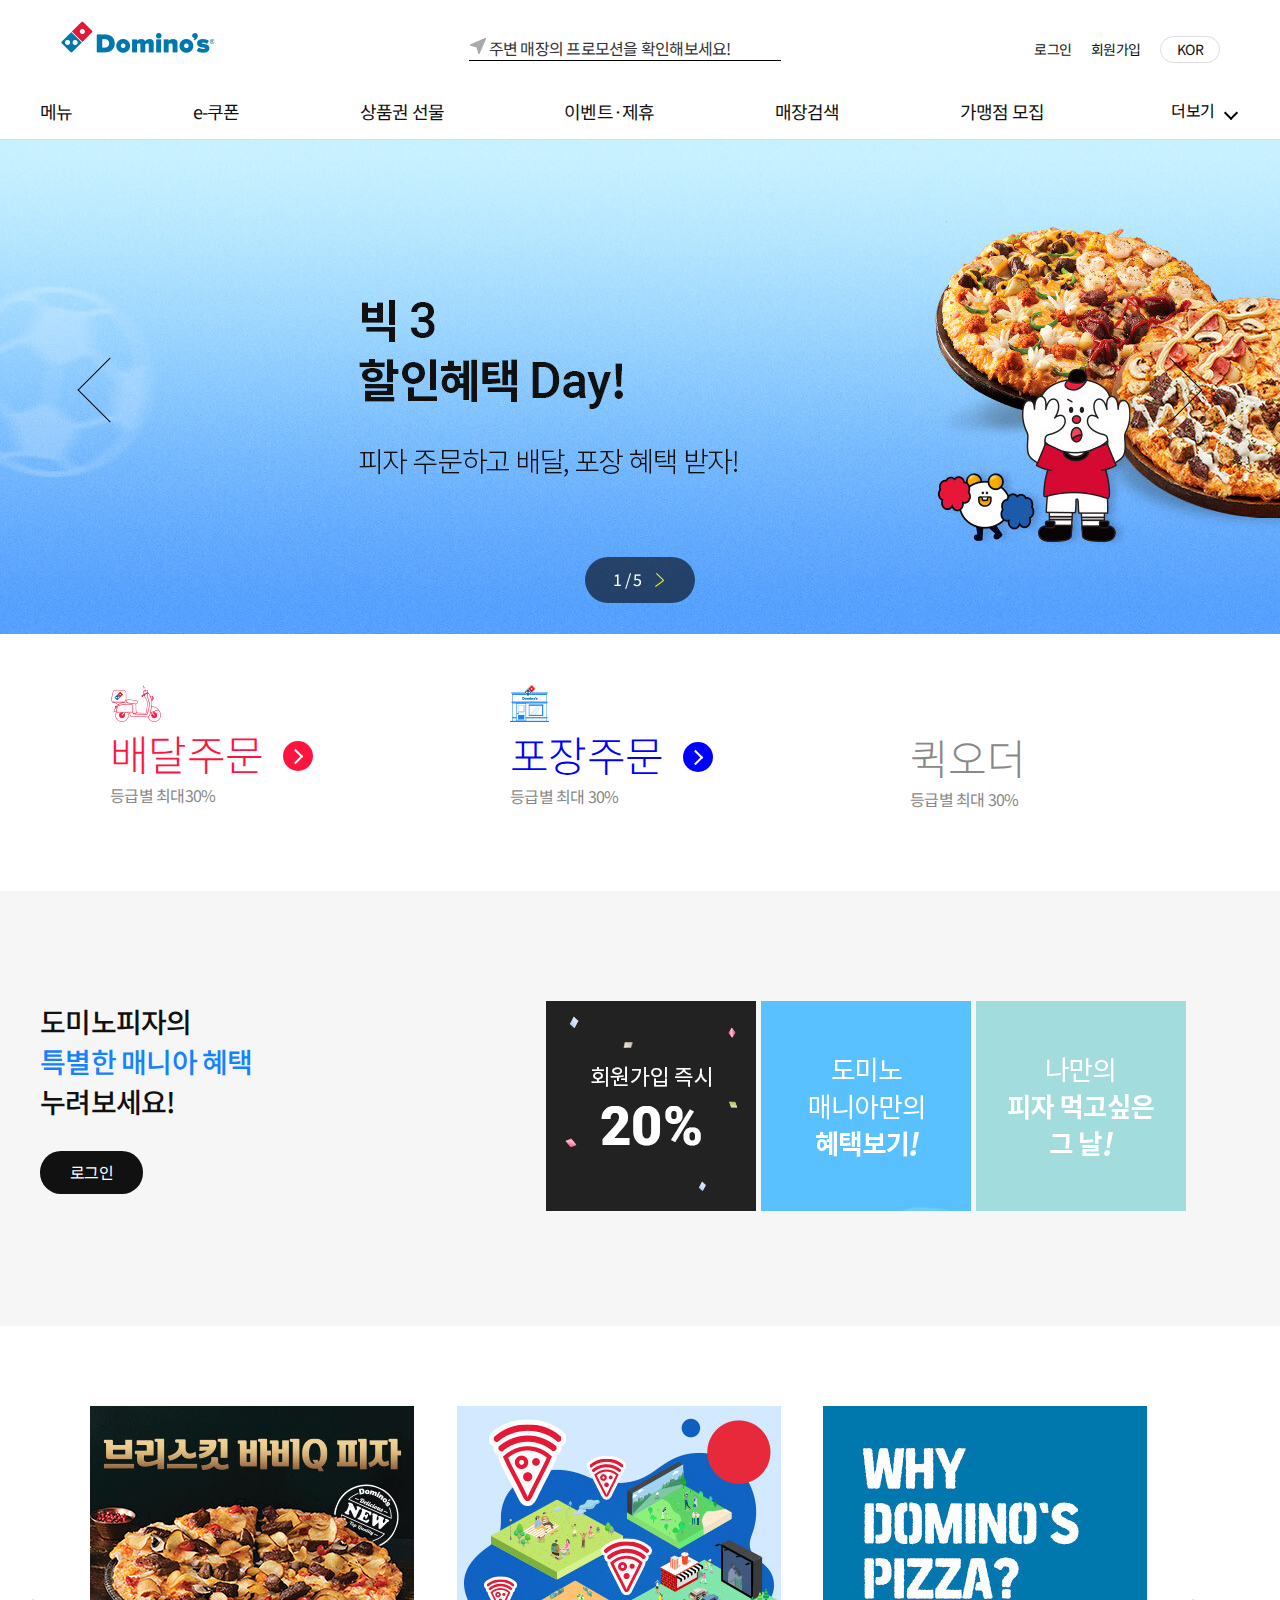
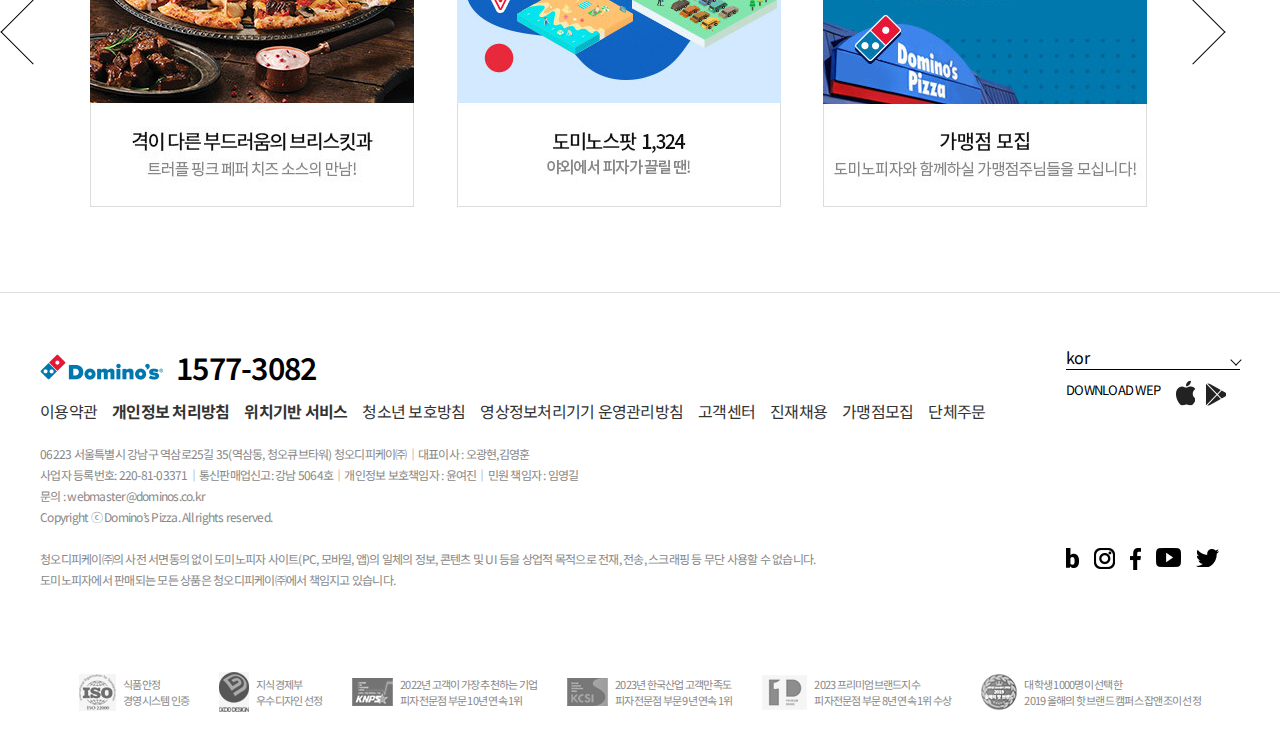
<file: index.html>
<!DOCTYPE html>
<html lang="kr">

<head>
    <meta charset="UTF-8">
    <meta name="viewport" content="width=device-width, initial-scale=1.0">
    <title>Document</title>
    <link rel="stylesheet" href="https://cdn.jsdelivr.net/npm/swiper@11/swiper-bundle.min.css" />
    <link rel="stylesheet" href="css/dominopizza.css">

</head>

<body>
    <header class="w100">
        <div class="header_wrap w1200">
            <h1><a class="common_img" href=""></a></h1>
            <div class="location"><a href=""><span class="arrow common_img"></span>주변 매장의 프로모션을 확인해보세요!</a></div>
            <ul>
                <li><a href="#">로그인</a></li>
                <li><a href="#">회원가입</a></li>
                <li><a class="lang" herf="#">KOR</a></li>
            </ul>
        </div>
    </header>
    <nav class="w100">
        <ul class="w1200">
            <li><a href="#">메뉴</a></li>
            <li><a href="#">e-쿠폰</a></li>
            <li><a href="#">상품권 선물</a></li>
            <li><a href="#">이벤트·제휴</a></li>
            <li><a href="#">매장검색</a></li>
            <li><a href="#">가맹점 모집</a></li>
            <li class="nav_more" onclick="opener()">더보기 <span id="spin"></span></li>
        </ul>
        <div class="w100 snb-wrap">
            <div class="w1200 inner_box">
                <div class="mnu_wrap">
                    <div class="mnu">
                        <a href="">도미노 서비스</a>
                        <ul>
                            <li>
                                <a href="">매니아 혜택</a>
                            </li>
                            <li>
                                <a href="">도미노 모멘트</a>
                            </li>
                            <li>
                                <a href="">퀵오더</a>
                            </li>
                            <li><a href="">단체주문 서비스</a>
                            </li>
                        </ul>
                    </div>
                    <div class="mnu">
                        <a href="">고객센터</a>
                        <ul>
                            <li>
                                <a href="">자주하는 질문</a>
                            </li>
                            <li>
                                <a href="">문의/칭찬하기</a>
                            </li>
                            <li>
                                <a href="">문의 내역/답변</a>
                            </li>
                        </ul>
                    </div>
                    <div class="mnu">
                        <a href="">회사소개</a>
                        <ul>
                            <li>
                                <a href="">한국도미노피자</a>
                            </li>
                            <li>
                                <a href="">광고갤러리</a>
                            </li>
                            <li>
                                <a href="">사회공헌활동</a>
                            </li>
                            <li>
                                <a href="">가맹점 모집</a>
                            </li>
                            <li>
                                <a href="">인재채용</a>
                            </li>
                        </ul>
                    </div>
                </div>
                <div class="notice-box">
                    <div>
                        <a href="">공지사항</a>
                        <ul>
                            <li><a href="">-도미노뉴스</a></li>
                            <li><a href="">-보도자료</a></li>
                        </ul>
                    </div>
                </div>
            </div>
        </div>
    </nav>
    <main class="w100">

        <section class="w100 slide_wrap">
            <!-- <div class="swiper mySwiper">
                <div class="swiper-wrapper">
                    <div class="swiper-slide">Slide 1</div>
                    <div class="swiper-slide">Slide 2</div>
                    <div class="swiper-slide">Slide 3</div>
                    <div class="swiper-slide">Slide 4</div>
                    <div class="swiper-slide">Slide 5</div>
                    <div class="swiper-slide">Slide 6</div>
                </div>
                <div class="swiper-button-next"></div>
                <div class="swiper-button-prev"></div>
                <div class="swiper-pagination"></div>
            </div> -->
            <div class="swiper mySwiper">
                <article class="swiper-wrapper">
                    <div class="swiper-slide"><img src="img/1asd.jpg" alt=""></div>
                    <div class="swiper-slide"><img src="img/2asd.jpg" alt=""></div>
                    <div class="swiper-slide"><img src="img/3asd.jpg" alt=""></div>
                    <div class="swiper-slide"><img src="img/4asd.jpg" alt=""></div>
                    <div class="swiper-slide"><img src="img/5asd.jpg" alt=""></div>
                </article>
                <div class="arrow_wrap">
                    <div class="ulp">
                        <div class="swiper-button-prev"></div>
                        <div class="swiper-button-next"></div>
                        <div class="swiper-pagination"></div>
                        <span class="stop-button">정지</span>
                    </div>
                </div>
            </div>
            <!-- <div class="page_wrap">
                    <div class="page">
                        <span>1</span>
                        /
                        <span>6</span>
                    </div>
                    <div class="play common_img"></div>
                </div> -->
            </div>
        </section>
        <section class="w1200 order_wrap">
            <article class="delivery">
                <div class="common_img"></div>
                <h2>배달주문<span></span></h2>
                <p>등급별 최대30%</p>
            </article>
            <article class="takeout">
                <div class="common_img"></div>
                <h2>포장주문<span></span></h2>
                <p>등급별 최대 30%</p>
            </article>
            <article class="quick">
                <div> <a href=""></a></div>
                <h2>퀵오더<span></span></h2>
                <p>등급별 최대 30%</p>
            </article>
        </section>
        <section class="w100 mania_wrap">
            <article class="w1200 mania">
                <div>
                    <h2>도미노피자의 <span>특별한 매니아 혜택</span> 누려보세요!</h2>
                    <div class="login">로그인</div>
                </div>
                <ul>
                    <li><a href=""><img src="img/main_card1.png" alt=""></a></li>
                    <li><a href=""><img src="img/main_card2.gif" alt=""></a></li>
                    <li><a href=""><img src="img/main_card5.png" alt=""></a></li>
                </ul>
            </article>
        </section>

        <section class="w1200 bnr_wrap">
            <div class="bnr_sw_top swiper btn_swiper">
                <article class="btn_sw_wrap swiper-wrapper">
                    <div class="swiper-slide">
                        <img src="img/c1.jpg" alt="">
                    </div>
                    <div class="swiper-slide">
                        <img src="img/c2.jpg" alt="">
                    </div>
                    <div class="swiper-slide">
                        <img src="img/c3.jpg" alt="">
                    </div>
                    <div class="swiper-slide">
                        <img src="img/c4.jpg" alt="">
                    </div>
                </article>
            </div>
                <article class="posi_r">
                    <div class="swiper-btn-prev"></div>
                    <div class="swiper-btn-next"></div>
                </article>
        </section>
    </main>
    <footer class="w100">
        <div class="w1200 f_top">
            <div>
                <div class="footer_order">
                    <h1><a class="common_img" href=""></a></h1>
                    <div class="tell">1577-3082</div>
                </div>
                <ul>
                    <li><a href="">이용약관</a></li>
                    <li><a class="strong" href="">개인정보 처리방침</a></li>
                    <li><a class="strong" href="">위치기반 서비스</a></li>
                    <li><a href="">청소년 보호방침</a></li>
                    <li><a href="">영상정보처리기기 운영관리방침</a></li>
                    <li><a href="">고객센터</a></li>
                    <li><a href="">진재채용</a></li>
                    <li><a href="">가맹점모집</a></li>
                    <li><a href="">단체주문</a></li>
                </ul>
                <div class="footer_info">
                    <p>06223 서울특별시 강남구 역삼로25길 35(역삼동, 청오큐브타워) 청오디피케이㈜｜대표이사 : 오광현,김영훈 <br />
                        사업자 등록번호: 220-81-03371｜통신판매업신고: 강남 5064호｜개인정보 보호책임자 : 윤여진｜민원 책임자 : 임영길<br />
                        문의 : webmaster@dominos.co.kr <br />
                        Copyright ⓒ Domino’s Pizza. All rights reserved.<br /></p>
                    <br>
                    <p>청오디피케이㈜의 사전 서면동의 없이 도미노피자 사이트(PC, 모바일, 앱)의 일체의 정보, 콘텐츠 및 UI 등을 상업적 목적으로 전재, 전송, 스크래핑 등 무단 사용할 수
                        없습니다. <br />
                        도미노피자에서 판매되는 모든 상품은 청오디피케이㈜에서 책임지고 있습니다.</p>
                </div>
            </div>
            <div class="footer_cont">
                <div>
                    <div class="langu">kor</div>
                    <div class="down">
                        <p>DOWNLOAD WEP</p>
                        <ul>
                            <li><a class="common_img apple" href=""></a></li>
                            <li><a class="common_img android" href=""></a></li>
                        </ul>
                    </div>
                </div>
                <ul>
                    <li><a class="common_img bl" href=""></a></li>
                    <li><a class="common_img in" href=""></a></li>
                    <li><a class="common_img fb" href=""></a></li>
                    <li><a class="common_img yt" href=""></a></li>
                    <li><a class="common_img tw" href=""></a></li>
                </ul>
            </div>
        </div>
        <div class="w100 f_bot">
            <ul>
                <li><img class="f1" src="img/f1.png" alt="">
                    <p>식품안정<br />경영시스템 인증</p>
                </li>
                <li><img class="f2" src="img/f2.png" alt="">
                    <p>지식경제부<br />우수디자인 선정</p>
                </li>
                <li><img class="f3" src="img/f3.png" alt="">
                    <p>2022년 고객이 가장 추천하는 기업<br />피자전문점 부문 10년 연속 1위</p>
                </li>
                <li><img class="f4" src="img/f4.png" alt="">
                    <p>2023년 한국산업 고객만족도<br>피자전문점 부문 9년 연속 1위</p>
                </li>
                <li><img class="f5" src="img/f5.png" alt="">
                    <p>2023 프리미엄브랜드지수<br />피자전문점 부문 8년 연속 1위 수상</p>
                </li>
                <li><img class="f6" src="img/f6.png" alt="">
                    <p>대학생 1000명이 선택한<br>2019 올해의 핫 브랜드 캠퍼스 잡앤조이 선정</p>
                </li>
            </ul>
        </div>
    </footer>

    <script src="js/index.js"></script>
    <script src="https://cdn.jsdelivr.net/npm/swiper@11/swiper-bundle.min.js"></script>
    <script>
        var swiper1 = new Swiper(".mySwiper", {
            slidesPerView: 1,
        
            loop: true,
            autoplay: {
                delay: 2500,
                disableOnInteraction: false,
            },
            pagination: {
                el: ".swiper-pagination",
                type: "fraction",
            },
            navigation: {
                nextEl: ".swiper-button-next",
                prevEl: ".swiper-button-prev",
            },
        });
        
        let pause = document.querySelector('.stop-button')
        pause.addEventListener('click',function(){
            if(pause.classList.contains('play')){
                pause.classList.remove('play');
                swiper1.autoplay.start();
            }else{
            pause.classList.add('play')
            swiper1.autoplay.stop();
        }
        })
        var swiper = new Swiper(".btn_swiper", {
            slidesPerView: 3,
            loop: true,
            navigation: {
                nextEl: ".swiper-btn-next",
                prevEl: ".swiper-btn-prev",
            },
        });
    </script>
</body>

</html>
</file>
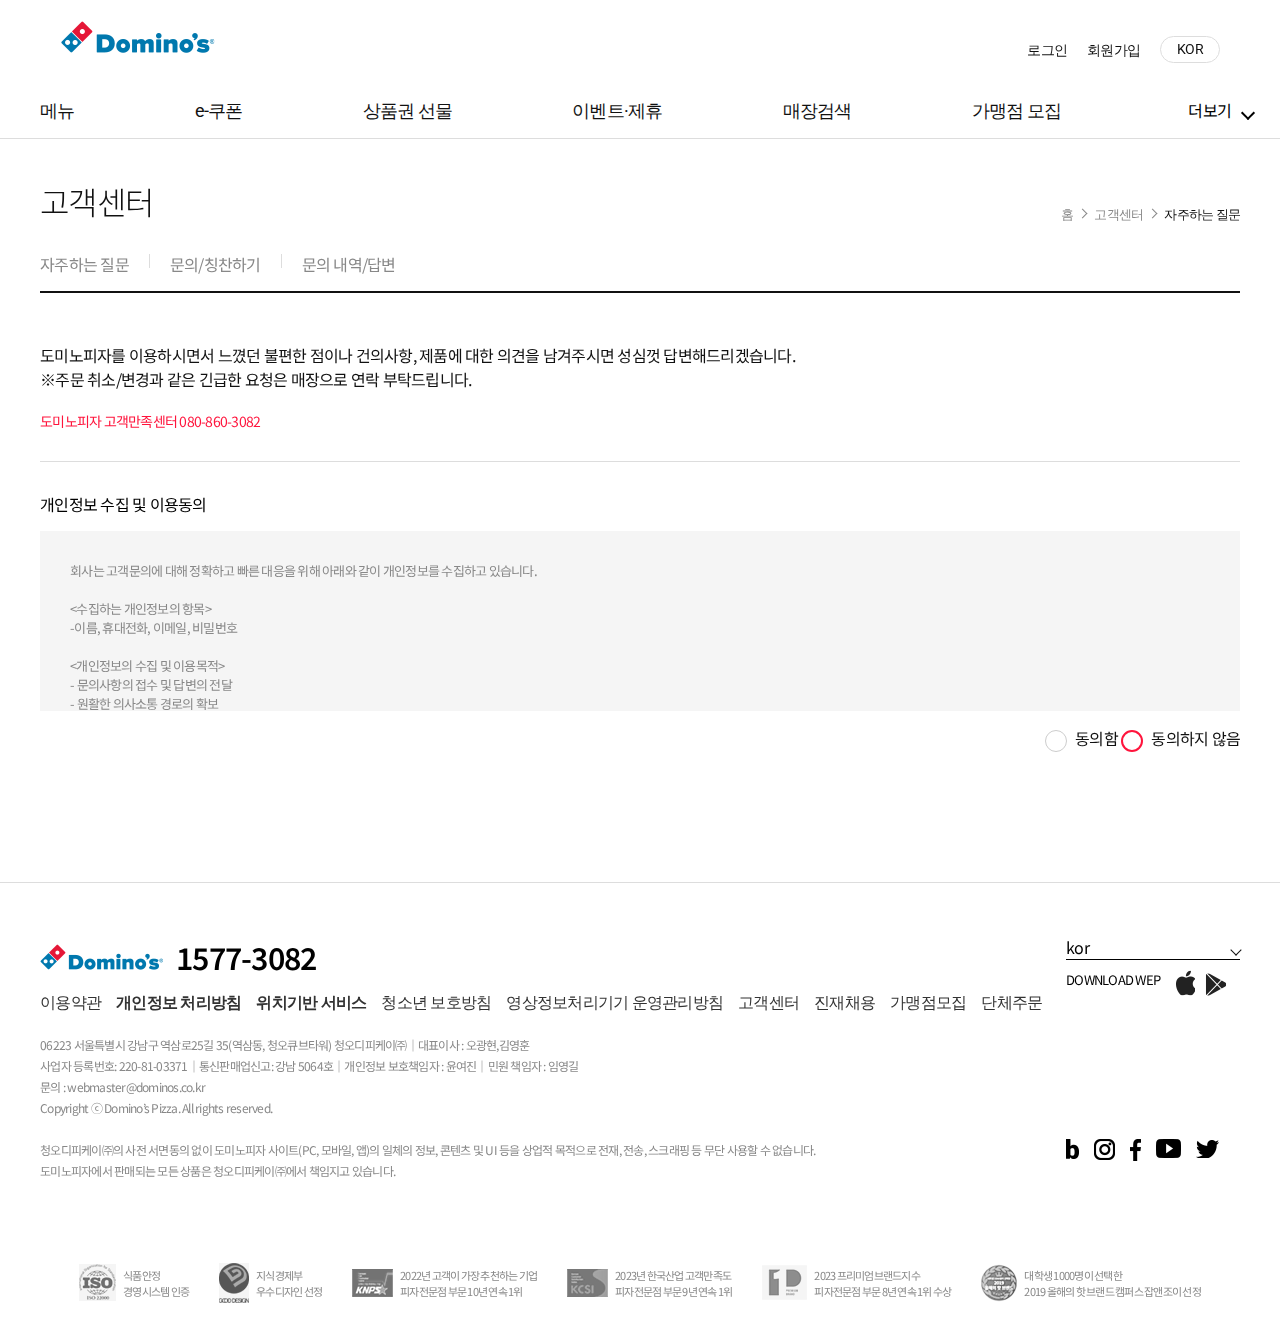
<file: dominoSub.html>
<!DOCTYPE html>
<html lang="kr">

<head>
    <meta charset="UTF-8">
    <meta name="viewport" content="width=device-width, initial-scale=1.0">
    <title>Document</title>
    <link rel="stylesheet" href="css/dominopizza.css">
    <link rel="stylesheet" href="css/dominoSub.css">
</head>

<body>
    <header class="w100">
        <div class="header_wrap w1200">
            <h1><a class="common_img" href=""></a></h1>
            <ul>
                <li><a href="#">로그인</a></li>
                <li><a href="#">회원가입</a></li>
                <li><a class="lang" herf="#">KOR</a></li>
            </ul>
        </div>
    </header>
    <nav class="w100">
        <ul class="w1200">
            <li><a href="#">메뉴</a></li>
            <li><a href="#">e-쿠폰</a></li>
            <li><a href="#">상품권 선물</a></li>
            <li><a href="#">이벤트·제휴</a></li>
            <li><a href="#">매장검색</a></li>
            <li><a href="#">가맹점 모집</a></li>
            <li class="nav_more" onclick="opener()">더보기 <span id="spin"></span></li>
        </ul>
        <div class="w100 snb-wrap">
            <div class="w1200 inner_box">
                <div class="mnu_wrap">
                    <div class="mnu">
                        <a href="">도미노 서비스</a>
                        <ul>
                            <li>
                                <a href="">매니아 혜택</a>
                            </li>
                            <li>
                                <a href="">도미노 모멘트</a>
                            </li>
                            <li>
                                <a href="">퀵오더</a>
                            </li>
                            <li><a href="">단체주문 서비스</a>
                            </li>
                        </ul>
                    </div>
                    <div class="mnu">
                        <a href="">고객센터</a>
                        <ul>
                            <li>
                                <a href="">자주하는 질문</a>
                            </li>
                            <li>
                                <a href="">문의/칭찬하기</a>
                            </li>
                            <li>
                                <a href="">문의 내역/답변</a>
                            </li>
                        </ul>
                    </div>
                    <div class="mnu">
                        <a href="">회사소개</a>
                        <ul>
                            <li>
                                <a href="">한국도미노피자</a>
                            </li>
                            <li>
                                <a href="">광고갤러리</a>
                            </li>
                            <li>
                                <a href="">사회공헌활동</a>
                            </li>
                            <li>
                                <a href="">가맹점 모집</a>
                            </li>
                            <li>
                                <a href="">인재채용</a>
                            </li>
                        </ul>
                    </div>
                </div>
                <div class="notice-box">
                    <div>
                        <a href="">공지사항</a>
                        <ul>
                            <li><a href="">-도미노뉴스</a></li>
                            <li><a href="">-보도자료</a></li>
                        </ul>
                    </div>
                </div>
            </div>
        </div>
    </nav>
    <main class="w100 custom_pd">
        <section class="w1200 acc_sec">
            <div class="acc_top flex">
                <h2>고객센터</h2>
                <ul class="acc_side flex">
                    <li><a href="">홈</a></li>
                    <li><a href="">고객센터</a></li>
                    <li><a>자주하는 질문</a></li>
                </ul>
            </div>
            <article>
                <div class="acc_nav_wrap">
                    <ul class="flex">
                        <li><span>자주하는 질문</span></li>
                        <li><span>문의/칭찬하기</span></li>
                        <li><span>문의 내역/답변</span></li>
                    </ul>
                </div>

                <div class="tap_contents">
                    <form>
                        <div class="tap">
                            <div class="acc_search_top">
                                <a href="">
                                    <p>
                                        도미노피자에 대한 궁금증을 바로 확인하실 수 있습니다.
                                    </p>
                                </a>
                                <p class="txt_faq">
                                    <a href="">도미노피자 고객만족센터 </a>
                                    <a href="">080-860-3082</a>
                                </p>
                                <div class="form_grup flex">
                                    <div class="form_item">
                                        <div class="select_type">
                                            <select name="" id="">
                                                <option value="title">제목</option>
                                                <option value="contents">내용</option>
                                                <option value="all">제목+내용</option>
                                            </select>
                                        </div>
                                    </div>
                                    <div class="form_item">
                                        <input type="text" id="ctgText" name="ctgText" placeholder="">
                                    </div>
                                    <div class="form_item">
                                        <button type="submit" class="btn_search" onclick="ctgSearch();">검색</button>
                                    </div>
                                </div>
                            </div>

                            <div class="tap_type">
                                <ul>
                                    <li><span class="lst_fap_start">피자 주문하기</span></li>
                                    <li><span class="lst_fap_start">주문확인</span></li>
                                    <li><span class="lst_fap_start">포장 주문</span></li>
                                    <li><span class="lst_fap_start">할인/쿠폰</span></li>
                                    <li><span class="lst_fap_start">상품권/도미노콘/선물</span></li>
                                    <li><span class="lst_fap_start">도미노페이/퀵오더</span></li>
                                    <li><span class="lst_fap_start">회원/로그인</span></li>
                                    <li><span class="lst_fap_start">기타</span></li>
                                </ul>
                            </div>
                            <div class="lst_faq_wrap">
                                <ul>
                                    <li>
                                        <dl>
                                            <dt class="qus">Apple Pay 적용가능한 할인이 있나요?</dt>
                                            <div class="asw_h">
                                                <dd class="asw">
                                                    Apple Pay 결제수단 이용 시, 카드사 제휴할인 이용이 불가합니다.
                                                    <br>
                                                    애플페이의 서비스 정책 상 할부와 카드사 포인트 복합결제는 불가한 것으로 안내드립니다.
                                                    <br>
                                                    카드사 포인트 복합결제는 결제수단을 변경해주세요.
                                                </dd>
                                            </div>
                                        </dl>
                                    </li>
                                </ul>
                                <ul>
                                    <li>
                                        <dl>
                                            <dt class="qus">Apple Pay 지원기기인데 온라인 결제가 안돼요.</dt>
                                            <div class="asw_h">
                                                <dd class="asw">
                                                    iOS16 이상이라면 Safari, Chrome, NEVER APP에서 주문이 가능합니다.
                                                    <br>
                                                    iOS16 미만 버전이라면, Safari에서만 가능하며, 최신 버전의 OS로 업데이트해 주세요. <br>
                                                    모든 기기는 최신 버전의 OS 사용을 권장합니다.
                                                </dd>
                                            </div>
                                        </dl>
                                    </li>
                                </ul>
                                <ul>
                                    <li>
                                        <dl>
                                            <dt class="qus">Apple Pay 오프라인 온라인 결제가능하나요?</dt>
                                            <div class="asw_h">
                                                <dd class="asw">
                                                    온라인 선결제시 가능 합니다.
                                                    <br>
                                                    오프라인 매장결제 및 전화결제시 이용이 불가합니다.
                                                </dd>
                                            </div>
                                        </dl>
                                    </li>
                                </ul>
                                <ul>
                                    <li>
                                        <dl>
                                            <dt class="qus">Apple Pay 로 할부 결제가 가능한가요?</dt>
                                            <div class="asw_h">
                                                <dd class="asw">
                                                    Apple Pay는 할부서비스를 지원하지 않습니다.
                                                </dd>
                                            </div>
                                        </dl>
                                    </li>
                                </ul>
                                <ul>
                                    <li>
                                        <dl>
                                            <dt class="qus">결제하기 화면에 Apple Pay 버튼이 보이지 않아, Apple Pay 로 결제할 수 없습니다.</dt>
                                            <div class="asw_h">
                                                <dd class="asw">
                                                    모든 기기는 최신 버전의 OS 사용을 권장합니다.
                                                    <br>
                                                    <br>
                                                    버전에 따른 Apple Pay 이용가능한 브라우저
                                                    <br>
                                                    · iPhone, iPad
                                                    <br>
                                                    iOS 16.0 이상 : Safari 포함 모든 브라우저에서 Apple Pay 이용가능
                                                    <br>
                                                    iOS 16.0 미만 : Safari 브라우저에서만 가능
                                                    <br>
                                                    · Mac : 버전에 상관없이 Safari 브라우저에서만 가능
                                                    <br>
                                                    <br>
                                                    카드사 제휴할인 적용 시, Apple Pay 결제가 불가합니다.
                                                    <br>
                                                    카드사 포인트 복합결제는 결제수단을 변경해주세요.
                                                </dd>
                                            </div>
                                        </dl>
                                    </li>
                                </ul>
                                <ul>
                                    <li>
                                        <dl>
                                            <dt class="qus">Apple Pay 결제방법이 궁금해요.</dt>
                                            <div class="asw_h">
                                                <dd class="asw">도미노피자는 홈페이지를 통한 온라인 선결제에서 사용가능합니다.
                                                    <br>
                                                    (전화 주문 및 매장에서 주문 시에는 사용 불가)
                                                    <br>
                                                    <br>
                                                    기기 별 Apple Pay 주문방법
                                                    <br>
                                                    <br>
                                                    iPhone, iPad
                                                    <br>
                                                    1) 온라인 도미노홈페이지 또는 APP으로 접속해주세요.
                                                    <br>
                                                    2) 미리결제 수단 중에서 Apple Pay 를 선택해주세요.
                                                    <br>
                                                    3) 주문정보를 확인 후, 'Apple Pay로 결제' 버튼을 눌러서, 주문을 완료해주세요.
                                                    <br>
                                                    4) 주문완료 후, 주문완료 내역과 영수증은 나의 정보 > 주문내역 메뉴에서 조회하실 수 있습니다.
                                                    <br>
                                                    <br>
                                                    Mac
                                                    <br>
                                                    1) 온라인 도미노홈페이지 Safari 브라우저를 통해 도미노홈페이지로 접속해주세요.
                                                    <br>
                                                    2) 미리결제 수단 중에서 Apple Pay를 선택해주세요.
                                                    <br>
                                                    3) 주문정보를 확인 후, 'Apple Pay로 결제' 버튼을 눌러서, 주문을 완료해주세요.
                                                    <br>
                                                    4) 주문완료 후, 주문완료 내역과 영수증은 나의 정보 > 주문내역 메뉴에서 조회하실 수 있습니다.
                                                    <br>
                                                    <br>
                                                    Apple Watch는 온라인결제를 지원하지 않습니다.
                                                </dd>
                                            </div>
                                        </dl>
                                    </li>
                                </ul>
                                <ul>
                                    <li>
                                        <dl>
                                            <dt class="qus">금액상품권은 어떻게 사용하나요?</dt>
                                            <div class="asw_h">
                                                <dd class="asw">온라인 주문 시 이용 가능합니다. (오프라인 주문 불가)
                                                    <br>
                                                    <br>
                                                    나의정보 > 금액상품권 메뉴에서 소지하고 계신 상품권 번호를 등록 후
                                                    <br>
                                                    원하시는 메뉴를 담고 결제하기 화면에서 등록한 금액상품권을 선택하시면 사용 가능합니다.
                                                    <br>
                                                    <br>
                                                    ※여타 할인과 중복 적용 가능하나, 카드사 제휴 할인과는 동시 사용 불가합니다.
                                                </dd>
                                            </div>
                                        </dl>
                                    </li>
                                </ul>
                                <ul>
                                    <li>
                                        <dl>
                                            <dt class="qus">배달/포장 주문 시 보이는 시간은 무엇인가요?</dt>
                                            <div class="asw_h">
                                                <dd class="asw">
                                                    주문 시각을 기준으로 매장별 배달/포장 주문 시 소요되는 시간을 의미합니다. 기본적으로 배달 주문은 평균 30분, 포장
                                                    주문은 15분이 소요됩니다.
                                                    <br>
                                                    단, 매장 상황(배달사원 부족, 주문 폭주 등)에 따라 배달/포장 소요시간이 변경될 수 있습니다.
                                                </dd>
                                            </div>
                                        </dl>
                                    </li>
                                </ul>
                                <ul>
                                    <li>
                                        <dl>
                                            <dt class="qus">예약 주문은 어디서 할 수 있나요?</dt>
                                            <div class="asw_h">
                                                <dd class="asw">
                                                    예약 주문은 장바구니에서 설정이 가능합니다. 예약을 변경하거나 취소하는 경우 장바구니와 결제하기에서 가능합니다.
                                                </dd>
                                            </div>
                                        </dl>
                                    </li>
                                </ul>
                                <ul>
                                    <li>
                                        <dl>
                                            <dt class="qus">예약주문만 가능한 경우는 왜 그런가요?</dt>
                                            <div class="asw_h">
                                                <dd class="asw">
                                                    매장이 영업 종료되었거나 또는 영업 시작 전인 경우 예약 주문만 가능합니다. 또한, 피자 5판 이상 주문 시에도 예약
                                                    주문만 이용 가능합니다.
                                                </dd>
                                            </div>
                                        </dl>
                                    </li>
                                </ul>
                            </div>
                            <div class="lst_faq_wrap">
                                <ul>
                                    <li>
                                        <dl>
                                            <dt class="qus">현금영수증 발급은 어떻게 할 수 있나요?</dt>
                                            <div class="asw_h">
                                                <dd class="asw">
                                                    E쿠폰, 도미노콘, M12 모바일 기프트권을 사용하거나 도미노페이 계좌이체로 결제한 온라인 주문은 현금영수증이 자동
                                                    발급됩니다.
                                                    <br>
                                                    단, 지류상품권 사용 또는 현장현금결제 시에는 결제가 '완료'된 후 매장에서 수동으로 현금영수증 발급 처리해드립니다.
                                                    <br>
                                                    <br>
                                                    ■ 현금영수증 발급받기
                                                    <br>
                                                    - 주문시점: [주문/결제 페이지 > 현금영수증] 란에서 신청하여 발급 가능
                                                    <br>
                                                    <br>
                                                    ■ 현금영수증 확인하기
                                                    <br>
                                                    - 경로 : [나의정보 > 주문내역 > 주문내역상세 > 현금영수증 조회 클릭]
                                                    <br>
                                                    <br>
                                                    ※ 주문전 [나의정보 > 정보수정 > 현금영수증 관리]에서 '현금영수증 신청 정보' 입력이 가능합니다.
                                                    <br>
                                                    <br>
                                                    ■ 기타사항
                                                    <br>
                                                    - 현금영수증 발행 대상이나 미신청한 경우에는 자진발급하여 발행처리해 드립니다.
                                                    <br>
                                                    - 자진발급분의 경우 현금영수증 식별번호가 010-0000-1234로 기재됩니다.
                                                    <br>
                                                    - 발행방법이 자진발급인 경우 국세청 사이트에서 자진발급분 사용자 등록을 하셔야만 소득공제 등 혜택을 받으실 수 있습니다.
                                                    <br>
                                                    - 현금영수증 발행내역은 국세청 사이트(http://hometax.go.kr)에서 조회가 가능합니다.
                                                </dd>
                                            </div>
                                        </dl>
                                    </li>
                                </ul>
                                <ul>
                                    <li>
                                        <dl>
                                            <dt class="qus">주문상태는 어떻게 확인할 수 있나요?</dt>
                                            <div class="asw_h">
                                                <dd class="asw">
                                                    나의정보>주문내역에서 확인 가능합니다.
                                                    <br>
                                                    주문이 완료된 후 매장에서 주문을 접수하고 고객님께서 피자를 받으실 때까지의 단계를 표시 하고 있습니다.
                                                    <br>
                                                    <br>
                                                    접수완료 : 매장으로 주문이 접수되었습니다.
                                                    <br>
                                                    요리중 : 매장에서 피자를 만들고 있습니다.
                                                    <br>
                                                    배달중 : 배달주문의 경우 배달원이 피자를 배달중인 상태입니다.(GPS Tracker를 통해 실시간 위치 확인이
                                                    가능합니다.
                                                    <br>
                                                    수령가능 : 포장주문의 경우 피자 포장이 완료되어 수령이 가능한 상태입니다.
                                                    <br>
                                                    배달완료/수령완료 : 고객님께 피자가 전달된 상태 입니다.
                                                    <br>
                                                    <br>
                                                    주문취소 : 매장을 통해 주문을 취소하신 경우를 나타냅니다.
                                                </dd>
                                            </div>
                                        </dl>
                                    </li>
                                </ul>
                                <ul>
                                    <li>
                                        <dl>
                                            <dt class="qus">결제 승인 및 취소 현황은 어떻게 확인하나요?</dt>
                                            <div class="asw_h">
                                                <dd class="asw">
                                                    미리결제로 진행하신 주문의 결제 승인 및 취소 현황은 각 카드사 혹은 간편결제 사이트에서 확인 가능합니다.
                                                </dd>
                                            </div>
                                        </dl>
                                    </li>
                                </ul>
                                <ul>
                                    <li>
                                        <dl>
                                            <dt class="qus">결제내역 영수증을 출력하고 싶습니다.</dt>
                                            <div class="asw_h">
                                                <dd class="asw">
                                                    도미노페이나 신용카드, Apple Pay 결제의 경우는 주문내역에서 영수증 출력이 가능하나,
                                                    <br>
                                                    다른 결제수단(네이버페이, 카카오페이 등)은 해당 간편결제 사이트/앱에서 확인 가능합니다.
                                                </dd>
                                            </div>
                                        </dl>
                                    </li>
                                </ul>
                                <ul>
                                    <li>
                                        <dl>
                                            <dt class="qus">주문한 내역은 어디에서 확인할 수 있나요?</dt>
                                            <div class="asw_h">
                                                <dd class="asw">
                                                    주문한 내역은 나의정보>주문내역에서 확인 가능합니다.
                                                    <br>
                                                    최근 1년 이내 주문한 내역만 확인 가능합니다.
                                                    <br>
                                                    <br>
                                                    매장(1577-3082) 또는 콜센터(1588-3082), 다른 계정으로 주문하신 내역은 확인이 불가능 합니다.
                                                    <br>
                                                    온라인 상으로 주문한 최초의 이력만 확인하실 수 있으며, 전화를 통해 변경하신 사항은 반영되지 않습니다.
                                                    <br>
                                                    <br>
                                                    메뉴 변경이나 주문취소를 원하실 경우, 매장에 주문번호를 알려 주셔야 합니다. (온라인으로 주문취소는 불가합니다.)
                                                    <br>
                                                    <br>
                                                    피자주문이력은 최근 3개월 내역까지만 삭제 가능하며, 주문이 취소되는 것은 아닙니다.
                                                </dd>
                                            </div>
                                        </dl>
                                    </li>
                                </ul>
                            </div>
                            <div class="lst_faq_wrap">
                                <ul>
                                    <li>
                                        <dl>
                                            <dt class="qus">Apple Pay 적용가능한 할인이 있나요?</dt>
                                            <div class="asw_h">
                                                <dd class="asw">
                                                    Apple Pay 결제수단 이용 시, 카드사 제휴할인 이용이 불가합니다.
                                                    <br>
                                                    애플페이의 서비스 정책 상 할부와 카드사 포인트 복합결제는 불가한 것으로 안내드립니다.
                                                    <br>
                                                    카드사 포인트 복합결제는 결제수단을 변경해주세요.
                                                </dd>
                                            </div>
                                        </dl>
                                    </li>
                                </ul>
                                <ul>
                                    <li>
                                        <dl>
                                            <dt class="qus">Apple Pay 지원기기인데 온라인 결제가 안돼요.</dt>
                                            <div class="asw_h">
                                                <dd class="asw">
                                                    iOS16 이상이라면 Safari, Chrome, NEVER APP에서 주문이 가능합니다.
                                                    <br>
                                                    iOS16 미만 버전이라면, Safari에서만 가능하며, 최신 버전의 OS로 업데이트해 주세요. <br>
                                                    모든 기기는 최신 버전의 OS 사용을 권장합니다.
                                                </dd>
                                            </div>
                                        </dl>
                                    </li>
                                </ul>
                                <ul>
                                    <li>
                                        <dl>
                                            <dt class="qus">Apple Pay 오프라인 온라인 결제가능하나요?</dt>
                                            <div class="asw_h">
                                                <dd class="asw">
                                                    온라인 선결제시 가능 합니다.
                                                    <br>
                                                    오프라인 매장결제 및 전화결제시 이용이 불가합니다.
                                                </dd>
                                            </div>
                                        </dl>
                                    </li>
                                </ul>
                            </div>
                            <div class="lst_faq_wrap">
                                <ul>
                                    <li>
                                        <dl>
                                            <dt class="qus">Apple Pay 적용가능한 할인이 있나요?</dt>
                                            <div class="asw_h">
                                                <dd class="asw">
                                                    Apple Pay 결제수단 이용 시, 카드사 제휴할인 이용이 불가합니다.
                                                    <br>
                                                    애플페이의 서비스 정책 상 할부와 카드사 포인트 복합결제는 불가한 것으로 안내드립니다.
                                                    <br>
                                                    카드사 포인트 복합결제는 결제수단을 변경해주세요.
                                                </dd>
                                            </div>
                                        </dl>
                                    </li>
                                </ul>
                                <ul>
                                    <li>
                                        <dl>
                                            <dt class="qus">Apple Pay 지원기기인데 온라인 결제가 안돼요.</dt>
                                            <div class="asw_h">
                                                <dd class="asw">
                                                    iOS16 이상이라면 Safari, Chrome, NEVER APP에서 주문이 가능합니다.
                                                    <br>
                                                    iOS16 미만 버전이라면, Safari에서만 가능하며, 최신 버전의 OS로 업데이트해 주세요. <br>
                                                    모든 기기는 최신 버전의 OS 사용을 권장합니다.
                                                </dd>
                                            </div>
                                        </dl>
                                    </li>
                                </ul>
                                <ul>
                                    <li>
                                        <dl>
                                            <dt class="qus">Apple Pay 오프라인 온라인 결제가능하나요?</dt>
                                            <div class="asw_h">
                                                <dd class="asw">
                                                    온라인 선결제시 가능 합니다.
                                                    <br>
                                                    오프라인 매장결제 및 전화결제시 이용이 불가합니다.
                                                </dd>
                                            </div>
                                        </dl>
                                    </li>
                                </ul>
                            </div>
                            <div class="lst_faq_wrap">
                                <ul>
                                    <li>
                                        <dl>
                                            <dt class="qus">Apple Pay 적용가능한 할인이 있나요?</dt>
                                            <div class="asw_h">
                                                <dd class="asw">
                                                    Apple Pay 결제수단 이용 시, 카드사 제휴할인 이용이 불가합니다.
                                                    <br>
                                                    애플페이의 서비스 정책 상 할부와 카드사 포인트 복합결제는 불가한 것으로 안내드립니다.
                                                    <br>
                                                    카드사 포인트 복합결제는 결제수단을 변경해주세요.
                                                </dd>
                                            </div>
                                        </dl>
                                    </li>
                                </ul>
                                <ul>
                                    <li>
                                        <dl>
                                            <dt class="qus">Apple Pay 지원기기인데 온라인 결제가 안돼요.</dt>
                                            <div class="asw_h">
                                                <dd class="asw">
                                                    iOS16 이상이라면 Safari, Chrome, NEVER APP에서 주문이 가능합니다.
                                                    <br>
                                                    iOS16 미만 버전이라면, Safari에서만 가능하며, 최신 버전의 OS로 업데이트해 주세요. <br>
                                                    모든 기기는 최신 버전의 OS 사용을 권장합니다.
                                                </dd>
                                            </div>
                                        </dl>
                                    </li>
                                </ul>
                                <ul>
                                    <li>
                                        <dl>
                                            <dt class="qus">Apple Pay 오프라인 온라인 결제가능하나요?</dt>
                                            <div class="asw_h">
                                                <dd class="asw">
                                                    온라인 선결제시 가능 합니다.
                                                    <br>
                                                    오프라인 매장결제 및 전화결제시 이용이 불가합니다.
                                                </dd>
                                            </div>
                                        </dl>
                                    </li>
                                </ul>
                            </div>
                            <div class="lst_faq_wrap">
                                <ul>
                                    <li>
                                        <dl>
                                            <dt class="qus">Apple Pay 적용가능한 할인이 있나요?</dt>
                                            <div class="asw_h">
                                                <dd class="asw">
                                                    Apple Pay 결제수단 이용 시, 카드사 제휴할인 이용이 불가합니다.
                                                    <br>
                                                    애플페이의 서비스 정책 상 할부와 카드사 포인트 복합결제는 불가한 것으로 안내드립니다.
                                                    <br>
                                                    카드사 포인트 복합결제는 결제수단을 변경해주세요.
                                                </dd>
                                            </div>
                                        </dl>
                                    </li>
                                </ul>
                                <ul>
                                    <li>
                                        <dl>
                                            <dt class="qus">Apple Pay 지원기기인데 온라인 결제가 안돼요.</dt>
                                            <div class="asw_h">
                                                <dd class="asw">
                                                    iOS16 이상이라면 Safari, Chrome, NEVER APP에서 주문이 가능합니다.
                                                    <br>
                                                    iOS16 미만 버전이라면, Safari에서만 가능하며, 최신 버전의 OS로 업데이트해 주세요. <br>
                                                    모든 기기는 최신 버전의 OS 사용을 권장합니다.
                                                </dd>
                                            </div>
                                        </dl>
                                    </li>
                                </ul>
                                <ul>
                                    <li>
                                        <dl>
                                            <dt class="qus">Apple Pay 오프라인 온라인 결제가능하나요?</dt>
                                            <div class="asw_h">
                                                <dd class="asw">
                                                    온라인 선결제시 가능 합니다.
                                                    <br>
                                                    오프라인 매장결제 및 전화결제시 이용이 불가합니다.
                                                </dd>
                                            </div>
                                        </dl>
                                    </li>
                                </ul>
                            </div>
                            <div class="lst_faq_wrap">
                                <ul>
                                    <li>
                                        <dl>
                                            <dt class="qus">Apple Pay 적용가능한 할인이 있나요?</dt>
                                            <div class="asw_h">
                                                <dd class="asw">
                                                    Apple Pay 결제수단 이용 시, 카드사 제휴할인 이용이 불가합니다.
                                                    <br>
                                                    애플페이의 서비스 정책 상 할부와 카드사 포인트 복합결제는 불가한 것으로 안내드립니다.
                                                    <br>
                                                    카드사 포인트 복합결제는 결제수단을 변경해주세요.
                                                </dd>
                                            </div>
                                        </dl>
                                    </li>
                                </ul>
                                <ul>
                                    <li>
                                        <dl>
                                            <dt class="qus">Apple Pay 지원기기인데 온라인 결제가 안돼요.</dt>
                                            <div class="asw_h">
                                                <dd class="asw">
                                                    iOS16 이상이라면 Safari, Chrome, NEVER APP에서 주문이 가능합니다.
                                                    <br>
                                                    iOS16 미만 버전이라면, Safari에서만 가능하며, 최신 버전의 OS로 업데이트해 주세요. <br>
                                                    모든 기기는 최신 버전의 OS 사용을 권장합니다.
                                                </dd>
                                            </div>
                                        </dl>
                                    </li>
                                </ul>
                                <ul>
                                    <li>
                                        <dl>
                                            <dt class="qus">Apple Pay 오프라인 온라인 결제가능하나요?</dt>
                                            <div class="asw_h">
                                                <dd class="asw">
                                                    온라인 선결제시 가능 합니다.
                                                    <br>
                                                    오프라인 매장결제 및 전화결제시 이용이 불가합니다.
                                                </dd>
                                            </div>
                                        </dl>
                                    </li>
                                </ul>
                            </div>
                            <div class="lst_faq_wrap">
                                <ul>
                                    <li>
                                        <dl>
                                            <dt class="qus">Apple Pay 적용가능한 할인이 있나요?</dt>
                                            <div class="asw_h">
                                                <dd class="asw">
                                                    Apple Pay 결제수단 이용 시, 카드사 제휴할인 이용이 불가합니다.
                                                    <br>
                                                    애플페이의 서비스 정책 상 할부와 카드사 포인트 복합결제는 불가한 것으로 안내드립니다.
                                                    <br>
                                                    카드사 포인트 복합결제는 결제수단을 변경해주세요.
                                                </dd>
                                            </div>
                                        </dl>
                                    </li>
                                </ul>
                                <ul>
                                    <li>
                                        <dl>
                                            <dt class="qus">Apple Pay 지원기기인데 온라인 결제가 안돼요.</dt>
                                            <div class="asw_h">
                                                <dd class="asw">
                                                    iOS16 이상이라면 Safari, Chrome, NEVER APP에서 주문이 가능합니다.
                                                    <br>
                                                    iOS16 미만 버전이라면, Safari에서만 가능하며, 최신 버전의 OS로 업데이트해 주세요. <br>
                                                    모든 기기는 최신 버전의 OS 사용을 권장합니다.
                                                </dd>
                                            </div>
                                        </dl>
                                    </li>
                                </ul>
                                <ul>
                                    <li>
                                        <dl>
                                            <dt class="qus">Apple Pay 오프라인 온라인 결제가능하나요?</dt>
                                            <div class="asw_h">
                                                <dd class="asw">
                                                    온라인 선결제시 가능 합니다.
                                                    <br>
                                                    오프라인 매장결제 및 전화결제시 이용이 불가합니다.
                                                </dd>
                                            </div>
                                        </dl>
                                    </li>
                                </ul>
                            </div>
                        </div>
                        <div class="tap">
                            <div class="acc_tap_contents">
                                <div class="tap_con_top">
                                    <p>도미노피자를 이용하시면서 느꼈던 불편한 점이나 건의사항, 제품에 대한 의견을 남겨주시면 성심껏 답변해드리겠습니다.</p>
                                    <p>※주문 취소/변경과 같은 긴급한 요청은 매장으로 연락 부탁드립니다.</p>
                                    <p class="tct_p">도미노피자 고객만족센터 080-860-3082</p>
                                </div>
                                <div class="privacy_agree">
                                    <dl>
                                        <dt>
                                            개인정보 수집 및 이용동의
                                        </dt>
                                        <dd>
                                            <div class="agree_wrap">
                                                회사는 고객문의에 대해 정확하고 빠른 대응을 위해 아래와 같이 개인정보를 수집하고 있습니다.<br>
                                                <br>
                                                &lt;수집하는 개인정보의 항목&gt;<br>
                                                -이름, 휴대전화, 이메일, 비밀번호<br>
                                                <br>
                                                &lt;개인정보의 수집 및 이용목적&gt;<br>
                                                - 문의사항의 접수 및 답변의 전달<br>
                                                - 원활한 의사소통 경로의 확보<br>
                                                - 고객불만 등에 대한 대응<br>
                                                <br>
                                                &lt;보유 및 이용기간&gt;<br>
                                                - 보유근거 : 전자상거래 등에서의 소비자보호에 관한 법률<br>
                                                - 보유기간 : 3년 (소비자의 불만 또는 분쟁처리에 관한 기록)<br>
                                                <br>
                                                * 문의에 대한 처리과정에서 회사(매장 또는 고객대응팀)는 고객님께 연락드릴 수 있습니다.<br>
                                                * 문의하기 서비스 이용에 필요한 최소한의 개인정보 수집·이용에 동의하지 않을 권리가 있으나 동의 거부 시 신속한 문제해결이
                                                제한될 수
                                                있습니다.<br>
                                            </div>
                                        </dd>
                                    </dl>
                                    <div class="privacy_chk">
                                        <div>
                                            <div class="chk-box">
                                                <input type="radio" id="agree_yes" name="agree">
                                                <label for="agree_yes" class="checkbox"></label>
                                                <label for="agree_yes">동의함</label>
                                            </div>
                                            <div class="chk-box">
                                                <input type="radio" id="agree_no" name="agree">
                                                <label for="agree_no" class="checkbox"></label>
                                                <label for="agree_no">동의하지 않음</label>
                                            </div>
                                        </div>

                                    </div>

                                </div>
                            </div>
                            <div class="tap"></div>
                        </div>

                        <div class="acc_online_contents"></div>
                    </form>
            </article>
        </section>
    </main>
    <footer class="w100">
        <div class="w1200 f_top">
            <div>
                <div class="footer_order">
                    <h1><a class="common_img" href=""></a></h1>
                    <div class="tell">1577-3082</div>
                </div>
                <ul>
                    <li><a href="">이용약관</a></li>
                    <li><a class="strong" href="">개인정보 처리방침</a></li>
                    <li><a class="strong" href="">위치기반 서비스</a></li>
                    <li><a href="">청소년 보호방침</a></li>
                    <li><a href="">영상정보처리기기 운영관리방침</a></li>
                    <li><a href="">고객센터</a></li>
                    <li><a href="">진재채용</a></li>
                    <li><a href="">가맹점모집</a></li>
                    <li><a href="">단체주문</a></li>
                </ul>
                <div class="footer_info">
                    <p>06223 서울특별시 강남구 역삼로25길 35(역삼동, 청오큐브타워) 청오디피케이㈜｜대표이사 : 오광현,김영훈 <br />
                        사업자 등록번호: 220-81-03371｜통신판매업신고: 강남 5064호｜개인정보 보호책임자 : 윤여진｜민원 책임자 : 임영길<br />
                        문의 : webmaster@dominos.co.kr <br />
                        Copyright ⓒ Domino’s Pizza. All rights reserved.<br /></p>
                    <br>
                    <p>청오디피케이㈜의 사전 서면동의 없이 도미노피자 사이트(PC, 모바일, 앱)의 일체의 정보, 콘텐츠 및 UI 등을 상업적 목적으로 전재, 전송, 스크래핑 등 무단 사용할 수
                        없습니다. <br />
                        도미노피자에서 판매되는 모든 상품은 청오디피케이㈜에서 책임지고 있습니다.</p>
                </div>
            </div>
            <div class="footer_cont">
                <div>
                    <div class="langu">kor</div>
                    <div class="down">
                        <p>DOWNLOAD WEP</p>
                        <ul>
                            <li><a class="common_img apple" href=""></a></li>
                            <li><a class="common_img android" href=""></a></li>
                        </ul>
                    </div>
                </div>
                <ul>
                    <li><a class="common_img bl" href=""></a></li>
                    <li><a class="common_img in" href=""></a></li>
                    <li><a class="common_img fb" href=""></a></li>
                    <li><a class="common_img yt" href=""></a></li>
                    <li><a class="common_img tw" href=""></a></li>
                </ul>
            </div>
        </div>
        <div class="w100 f_bot">
            <ul>
                <li><img class="f1" src="img/f1.png" alt="">
                    <p>식품안정<br />경영시스템 인증</p>
                </li>
                <li><img class="f2" src="img/f2.png" alt="">
                    <p>지식경제부<br />우수디자인 선정</p>
                </li>
                <li><img class="f3" src="img/f3.png" alt="">
                    <p>2022년 고객이 가장 추천하는 기업<br />피자전문점 부문 10년 연속 1위</p>
                </li>
                <li><img class="f4" src="img/f4.png" alt="">
                    <p>2023년 한국산업 고객만족도<br>피자전문점 부문 9년 연속 1위</p>
                </li>
                <li><img class="f5" src="img/f5.png" alt="">
                    <p>2023 프리미엄브랜드지수<br />피자전문점 부문 8년 연속 1위 수상</p>
                </li>
                <li><img class="f6" src="img/f6.png" alt="">
                    <p>대학생 1000명이 선택한<br>2019 올해의 핫 브랜드 캠퍼스 잡앤조이 선정</p>
                </li>
            </ul>
        </div>
    </footer>
    <script src="js/index.js"></script>
</body>

</html>
</file>
<file: css/dominopizza.css>
@import url('https://fonts.googleapis.com/css2?family=Noto+Sans+KR:wght@100;200;300;400;500;600;700;800;900&display=swap');

/* common */
* {
    padding: 0;
    margin: 0;
    box-sizing: border-box;
    font-size: 100%;
    font-family: 'Noto Sans KR', sans-serif;
    letter-spacing: -0.75px;
}

a {
    font-family: 'Noto Sans KR', sans-serif;
    text-decoration: none;
    color: #333;
}

li {
    list-style: none;
}

.w100 {
    width: 100%;
}

.w1200 {
    width: 1200px;
    margin: 0 auto;
}

.common_img {
    background-image: url(../img/sp_common.png);
}

/* header start */
.header_wrap {
    display: flex;
    justify-content: space-between;
    padding: 20px;
    align-items: baseline;
    /* baseline은 영문폰트 기준으로 가운데 기준이라는뜻인데 한글쓸땐 end보다 조금더
    높다는 정도로만 생각하면된다. */
}

.header_wrap>h1>a {
    display: block;
    width: 155px;
    height: 35px;
}

.location {
    padding-right: 50px;
    border-bottom: 1px solid black;
}

.arrow {
    display: inline-block;
    /* 이미지에 인라인블럭을 준 이유=그냥 블럭을 줄 경우 줄이 바뀌기 때문 */
    width: 20px;
    height: 18px;
    background-position: -163px 0;
}


.header_wrap>ul {
    display: flex;
    gap: 20px;
}

.header_wrap>ul a {
    font-size: 14px;
    color: #111;
}

.lang {
    display: block;
    width: 60px;
    height: 27px;
    border: 1px solid #ddd;
    text-align: center;
    line-height: 25px;
    /* 보더값만큼 height값 제외하고 */
    border-radius: 14px;
    /* 보더 겉모양을 살짝 둥글게 만들어줌. 값은 높이값의 반정도로 줘야한다. */
}
nav{
    position: sticky;
    top: 0;
    left: 0;
    right: 0;
    z-index: 2;
    padding: 15px 0;
    background-color: #fff;
}

nav>ul {
    display: flex;
}

nav>ul>li {
    padding-right: 120px;
}

nav>ul>li.nav_more {
    width: 50px;
    text-align: right;
    padding-right: 0;
    cursor: pointer;
    position:relative;
}
.nav_more>span{
    display: inline-block;
    width: 10px;
    height: 10px;
    border-style: solid;
    border-color: transparent #000 #000 transparent;
    border-width: 0 2px 2px 0;
    transform: rotate(45deg);
    margin-left: 7px;
    margin-right: 4px;
    vertical-align: 4px;
    transition: 0.3s;
    position: absolute;
    top: 10px;
    left: 55px;
}

.nav_more>span.spin_up{
    transform: rotate(225deg);
}

nav>ul>li>a {
    font-size: 18px;
    color: #111;
    position: relative;
}

nav>ul>li>a::after {
    content: '';
    display: block;
    position: absolute;
    width: 0%;
    height: 2px;
    background-color: #111;
    transition: 0.3s;
    left: 50%;
    transform: translate(-50%);
}

/* ::after= 가상선택자 중요하지않은애들한테 사용 html등*
사용시에는 반드시 content가 들어가야함.
content:''; 단. 애프터로 준 애들은 자바스크립트로 잡을수가 없으므로
주면 안된다./ */

nav>ul>li>a:hover::after {
    width: 100%;
}

.snb-wrap{
    background-color: #fff;
    position: absolute;
    top: 100%;
    left: 0;
    right: 0;
    z-index: 9999999;
    border-top: 1px solid #ddd;
    height: 0;
    overflow: hidden;
    transition: 0.3s;
}
.inner_box{
    display: flex;
}
.mnu_wrap{
    display: flex;
    width: 794px;
    padding-right: 100px;
    justify-content: space-around;

}
.mnu{
    width: 178px;
}
.snb-wrap li>a{
    display: inline-block;
    position: relative;
    font-size: 15px;
    color: #555;
}
.snb-wrap a{
    display: block;
    padding: 10px 0;
    font-size: 17px;
    color: #111;
}


.notice-box{
    display:inline-block;
    width: 270px;
    height: 156px;
    padding: 22px 0 23px 70px;
    margin-top: 10px;
    border-left: 1px solid #ddd;
    vertical-align: top;
}

.notice-box li>a{
    color: #888;
}
.hi100{
    height: 250px;
}

/* main start */
main{
    padding-bottom: 80px;
}


.arrow_wrap {
    width: 100%;
    position: absolute;
    top: 50%;
    transform: translateY(-50%);
    z-index: 9999;
}

.arrow_wrap>.ulp {
    width: 100%;
    padding: 0 50px;
    display: flex;
    position: relative;
}
.arrow_wrap>.ulp>.swiper-button-next{
    width: 50px;
    height: 50px;
    color: black;
    position: absolute;
    right: 85px;
}

.arrow_wrap>.ulp>.swiper-button-prev {
    width: 50px;
    height: 50px;
    color: black;
    position: absolute;
    left: 85px;
}
.arrow_wrap>.ulp>.swiper-pagination{
    position: absolute;
    top:170px;
    height: 46px;
    left: 50%;
    width: 110px;
    transform: translateX(-50%);
    background-color: rgba(0, 0, 5, 60%);
    border-radius: 30px;
    padding: 10px;
    padding-right: 35px;
    color: #fff;
}
.swiper-button-next:after{
    text-indent:-10000px;
    display: inline-block;
    width: 45px;
    height: 45px;
    border-style: solid;
    border-color: transparent #000 #000 transparent;
    border-width: 0 1px 1px 0;
    -webkit-transform: rotate(-45deg);
    -ms-transform: rotate(-45deg);
    transform: rotate(-45deg);
}
.swiper-button-prev:after{
    text-indent:-10000px;
    display: inline-block;
    width: 45px;
    height: 45px;
    border-style: solid;
    border-color: transparent #000 #000 transparent;
    border-width: 0 1px 1px 0;
    -webkit-transform: rotate(135deg);
    -ms-transform: rotate(135deg);
    transform: rotate(135deg);
}
.stop-button{
    position: absolute;
    width: 10px;
    left: 50%;
    top: 185px;
    height: 15px;
    margin-left: 14px;
    background: url(../img/sp_common.png) -183px -46px no-repeat;
    font-size: 0;
    vertical-align: 14px;
    z-index: 999;
    cursor: pointer;
    transition-duration: 0.5s;
}
.play{
    background: url(../img/sp_common.png) -164px -46px no-repeat;
}
.bnr_sw_top{
    width: 1100px;
}

.posi_r{
    position: relative;
}
.posi_r>.swiper-button-next{
    width: 50px;
    height: 50px;
    color: black;
    position: absolute;
    right: -50px;
    top: 0;
}

.posi_r>.swiper-button-prev{
    width: 50px;
    height: 50px;
    color: black;
    position: absolute;
    left: -1200px;
    top: 0;
}


/* 꺽쇠를 보더로 만드는 방법 */

.page_wrap{
    position: absolute;
    bottom: 30px;
    left: 50%;
    transform: translateX(-50%);
    display: flex;
    align-items: center;
    gap: 10px 20px;
    background-color: rgba(0, 0, 5, 60%);
    color: #fff;
    padding: 10px;
    border-radius: 30px;
}
.play{
    width: 12px; height: 15px;
    background-position: -163px -46px;
}

.order_wrap{
    display: flex;
    padding:50px 0 80px 0;
}
.order_wrap>article{
    padding-left:70px;
    flex: 1;
}

.delivery>div{
    width: 52px; height: 38px;
    background-position: -195px -275px;
}

.takeout>div{
    width: 40px; height: 39px;
    background-position: -262px -275px;
}
.quick>div{
    width: 26px; height: 42px;
}

.order_wrap h2{
    font-size: 42px;
    font-weight: 300;
}

.delivery>h2{
    color: #ff143f;
}
.delivery span{
    display: inline-block;
    width: 30px; height: 30px;
    background-color: #ff143f;
    border-radius: 50%;
    margin-left: 20px;
    position: relative;
}
.delivery span::after{
    content:'';
    display: block;
    width: 9px; height: 9px;
    border-top: 2px solid white;
    border-right: 2px solid white;
    transform: rotate(45deg);
    position: absolute;
    top:10px; left:7px;
}

.takeout>h2{
    color: blue;
}
.takeout span{
    display: inline-block;
    width: 30px; height: 30px;
    background-color: blue;
    border-radius: 50%;
    margin-left: 20px;
    position: relative;
}
.takeout span::after{
    content: '';
    display: block;
    width: 9px; height: 9px;
    border-top: 2px solid white;
    border-right: 2px solid white;
    position: absolute;
    transform: rotate(45deg);
    top: 10px; left:7px;
}
.order_wrap{
    color: #888;
}

.order_wrap span{
    display: inline-block;
    width: 30px; height: 30px;
    border-radius: 50%;
    margin-left: 20px;
    position: relative;
}
.order_wrap span::after{
    content: '';
    display: block;
    width: 9px; height: 9px;
    border-top: 2px solid white;
    border-right: 2px solid white;
    position: absolute;
    transform: rotate(45deg);
    top: 10px; left:7px;
}
.mania_wrap{
    padding: 110px 0;
    background: #f6f6f6;
}
.mania{
    display: flex;
    justify-content: space-between;
}
.mania h2{
    font-size: 28px;
    color: #111;
    font-weight: 500;
}
.mania h2>span{
    display: block;
    color: #1382ff;
    font-weight: 700px;
}

.login{
    width: 103px; height: 43px;
    background-color: #111;
    text-align: center;
    color: #fff;
    border-radius: 21px;
    line-height: 43px;
    margin-top: 30px;
}

.mania>ul{
    display: flex;
    gap: 5px;
    padding:0 54px;
}
.bnr_wrap{
    display: flex;
    justify-content: space-between;
    align-items: center;
    padding-top: 80px;
    width: 1100px
}
.btn_sw_wrap{
    width: 1200px;
}

.bnr_wrap>.swiper-button-prev{
    left: 85px;
}
.bnr_wrap>.swiper-button-next{
    right: 85px;
}


/* 여기서부터 footer */

footer{
    border-top: 1px solid #ddd;
    }

.f_top{
    padding: 52px 0;
    display: flex;
    justify-content: space-between;
}
.footer_order{
    display: flex;
    align-items: baseline;
}
.footer_order>h1>a{
    display: block;
    width: 123px; height: 26px;
    background-position: 0 -47px;
}
.tell{
    font-size: 30px;
    padding-left: 13px;
    font-weight: 600;
}
.strong{
    font-weight: 700;
}
.f_top>div>ul{
    display: flex;
    gap: 15px;
    padding: 10px 0 20px;
}
.footer_info{
    font-size: 12px;
    line-height: 1.75;
    color: #888;
    font-size: 12px;
}
.langu{
    width: 174px;
    border-bottom: 1px solid black;
    position: relative;
}
.langu::after{
    content:'';
    display: block;
    width: 7px; height: 7px;
    border-bottom: 1px solid #111;
    border-right: 1px solid #111;
    transform: rotate(45deg);    
    position: absolute;
    bottom: 5px; right: 0;
}
.down{
    display: flex;
    padding: 10px 0;
}
.down>ul{
    display: flex;
    align-items: baseline;
    gap: 10px;
}
.down p{
    font-size: 13px;
    padding-right: 15px;
}
.apple{
    display: block;
    width: 20px; height: 26px;
    background-position: -446px 0;
}
.android{
    display: block;
    width: 22px; height: 23px;
    background-position: -477px 0;
}
.footer_cont>ul{
    display: flex;
}
.footer_cont>ul a{
    display:block;
}

.footer_cont{
    display: flex;
    flex-direction: column;
    justify-content: space-between;
}

.bl{
    width: 13px; height: 20px;
    background-position: -509px 0;
}
.in{
    width: 21px; height: 21px;
    background-position: -532px 0;
}
.fb{
    width: 11px; height: 22px;
    background-position: -563px 0;
}
.yt{
    width: 25px; height: 19px;
    background-position: -584px 0;
}
.tw{
    width: 23px; height: 19px;
    background-position: -619px 0;
}
.f_bot{
    padding: 30px;
}
.f_bot>ul{
    display: flex;
    justify-content: center;
    gap: 30px;
    align-items: center;
}
.f_bot > ul > li {
    display: flex;
    align-items: center;
    text-align: center;
}
.f_bot>ul p{
    display: inline-block;
    font-size: 11px;
    padding-left: 7px;
    line-height: 16px;
    color: #888;
    text-align: left;
    white-space: nowrap;
}


.f_bot>ul>li>img{
    display: inline-block;
}
.mySwiper .swiper-slide{
    display: flex;
    justify-content: space-around;
}
.swiper-btn-prev{
    width: 50px;
    height: 50px;
    color: black;
    position: absolute;
    right: 1130px;
    cursor: pointer;
}
.swiper-btn-next{
    width: 50px;
    height: 50px;
    color: black;
    position: absolute;
    right: -30px;
    cursor: pointer;
}

.swiper-btn-prev::after, .swiper-btn-next::after{
    content: '';
    width: 100%;
    height: 100%;
}

.swiper-btn-prev::after{
    text-indent: -10000px;
    display: inline-block;
    width: 45px;
    height: 45px;
    border-style: solid;
    border-color: transparent #000 #000 transparent;
    border-width: 0 1px 1px 0;
    -webkit-transform: rotate(135deg);
    -ms-transform: rotate(135deg);
    transform: rotate(135deg);
}
.swiper-btn-next::after{
    text-indent: -10000px;
    display: inline-block;
    width: 45px;
    height: 45px;
    border-style: solid;
    border-color: transparent #000 #000 transparent;
    border-width: 0 1px 1px 0;
    -webkit-transform: rotate(-45deg);
    -ms-transform: rotate(-45deg);
    transform: rotate(-45deg);
}
</file>
<file: css/dominoSub.css>
@import url('https://fonts.googleapis.com/css2?family=Roboto:ital,wght@0,100;0,300;0,400;0,500;0,700;0,900;1,100;1,300;1,400;1,500;1,700;1,900&display=swap');
main {
    font-family: 'Roboto', sans-serif;
    font-weight: 400;
}
.custom_pd{
    padding: 40px 0 100px 0;
}
a{
    font-family: 'Roboto', sans-serif;
    font-weight: 400;
}
.flex{
    display: flex;    
}
.acc_top{
    justify-content: space-between;
}

.acc_top>h2{
    font-size: 32px;
    color: #111;
    font-weight: 300;
}
.acc_side{
    align-items: flex-end;
}
.acc_side>li>a{
    color: #888888;
    font-size: 13px;
}
.acc_side>li:last-child>a{
    color:#111;
}

.acc_side>li:nth-child(2)::before{
    content: "";
    margin: 3px 8px 2px 6px;
    display: inline-block;
    width: 6px;
    height: 6px;
    border-style: solid;
    border-color: transparent #888888 #888888 transparent;
    border-width: 0 1px 1px 0;
    transform: rotate(-45deg);
}
.acc_side>li:nth-child(3)::before{
    content: "";
    margin: 3px 8px 2px 6px;
    display: inline-block;
    width: 6px;
    height: 6px;
    border-style: solid;
    border-color: transparent #888888 #888888 transparent;
    border-width: 0 1px 1px 0;
    transform: rotate(-45deg);
}

.acc_nav_wrap{
    margin-top: 28px;
    padding-bottom: 15px;
    border-bottom: 2px solid #111;
}

.acc_nav_wrap>ul>li+li::before{
    display: inline-block;
    content: "";
    width: 1px;
    height: 14px;
    margin: 2px 20px 0;
    background: #ddd;
    vertical-align: top;
}
.acc_nav_wrap>ul>li>span{
    color:#888888;
    cursor: pointer;
}

/* 여기서부터 search top */
.acc_search_top{
    position: relative;
    padding: 50px 0 30px;
    border-bottom: 1px solid #ddd;
}
.acc_search_top>a>p{
    font-size: 16px;
    color: #111;
}

.txt_faq{
    font-size: 14px;
    color: #ff143c;
    margin-top: 13px;
}
.txt_faq>a{
    color: #ff143c;
    margin-left: 2px;
}
.form_grup{
    position: absolute;
    top: 32%;
    right: 0;
}
.select_type{
    position: relative;
    width: 100%;
    height: 42px;
    margin-left:0;
}
.select_type>select{
    height: 100%;
    padding-left: 20px;
    padding-right: 50px;
    border: 1px solid #ddd;
    color: #888888;
    font-size: 15px;
    appearance: none;
}
.select_type::after{
    content: "";
    z-index: 2;
    position: absolute;
    top: 15px;
    right: 27px;
    display: inline-block;
    width: 8px;
    height: 8px;
    border-style: solid;
    border-color: transparent #888 #888 transparent;
    border-width: 0 1px 1px 0;
    transform: rotate(45deg);
    transition: all 0.15s ease-in-out;
}
.form_grup>.form_item:first-child {
    width: auto;
    margin-right: 5px;
}

.form_grup>.form_item:nth-child(2){
    width: 350px;
}

.form_grup>.form_item:last-child{
    width: auto;
    margin-left: 5px;
}
.form_item>input{
    width: 100%;
    border-radius: 0;
    box-shadow: none;
    border: 1px solid #ddd;
    height: 42px;
    box-sizing: border-box;
    padding: 0 20px;
    font-size: 15px;
    color: #111;
    letter-spacing: -0.2px;
    font-weight: 500;
    font-family: "Roboto", "Noto", sans-serif;
}

.form_item>button{
    position: relative;
    display: inline-block;
    width: 42px;
    height: 42px;
    line-height: 36px;
    text-align: center;
    background: #222;
    font-size: 0;
}

.form_item>.btn_search::before{
    display: inline-block;
    position: absolute;
    top: 50%;
    left: 50%;
    margin: -13px 0 0 -13px;
    content: '';
    width: 26px;
    height: 26px;
    background: url(../img/sp_common.png) no-repeat 0 0;
    background-position: -448px -40px;
}
/* 여기서부터 acc_tap_contents */
.tap_con_top{
    padding: 50px 0 30px;
    border-bottom: 1px solid #ddd;
}

.tap_con_top>p{
    font-size: 16px;
    color: #111;
}
.tap_con_top>.tct_p{
    font-size: 14px;
    color: #ff143c;
    margin-top: 20px;
}

.privacy_agree dt{
    margin: 30px 0 15px;
    font-size: 16px;
}
.agree_wrap{
    background: #f5f5f5;
    padding: 30px;
    max-height: 180px;
    overflow-y: scroll;
    font-size: 13px;
    font-weight: 400;
    color: #888888;
}

.privacy_chk{
    text-align: right;
    margin: 15px 0 30px;
}

.chk-box{
    display: inline-block;
    text-align: left;
}
.privacy_agree .privacy_chk label{
    color: #111;
}

.chk-box .checkbox {
    display: inline-block;
    position: relative;
    width: 22px;
    height: 22px;
    margin-right: 5px;
    background: #fff;
    border: 1px solid #ccc;
    vertical-align: middle;
}
.chk-box input[type=radio]{
    display: none;
}

.chk-box input[type=radio] + .checkbox{
    border-radius: 100%;
}

.chk-box input[type=radio] + .checkbox:after {
    content: "";
    position: absolute;
    top: 50%;
    left: 50%;
    transform: translate(-50%, -50%);
    border: 0;
    border-radius: 100%;
    width: 10px;
    height: 10px;
    background: #fff;
    transition: all 150ms;
}

.chk-box input[type=radio]:checked ~.checkbox:after {
    width: 10px;
    height: 10px;
    background: #ff143c;
}


/* selected가 들어오면 적용되야하는것 */
.chk-box.selected .checkbox {
    border: 2px solid #ff143c;
}


/* 여기부터 tap_type */

.tap_type{
    margin: 50px 0;
    text-align: left;
}
.tap_type>ul{
    margin-left: 0;
}
.tap_type>ul>li{
    overflow: hidden;
    width: 24.8%;
    display: inline-block;
    text-align: center;
    margin-bottom: -2px;
}
.lst_fap_start{
    display: block;
    position: relative;
    height: 48px;
    line-height: 48px;
    background: #f5f5f5;
    font-size: 15px;
    border-right: 1px solid #fff;
    color: #888888;
    cursor: pointer;
}
.lst_fap_start::after{
    content: '';
    display: inline-block;
    width: 8px;
    height: 8px;
    border-style:   solid;
    border-color: transparent #dfdfdf #dfdfdf transparent;
    border-width: 0 1px 1px 0;
    transform: rotate(-45deg);
    position: absolute;
    top: 50%;
    right: 20px;
    margin-top: -5px;
}
.lst_faq_wrap{
    border-top: 2px solid #111;
    display: none;
}
.lst_faq_wrap>ul>li{
    border-bottom: 1px solid #ddd;
}
.lst_faq_wrap>ul>li>dl>dt{
    position: relative;
    display: block;
    cursor: pointer;
    padding: 0 40px;
    font-size: 16px;
    font-weight: 600;
    color: #111;
    line-height: 75px;
}
.lst_faq_wrap>ul>li>dl>dt::after{
    content: "";
    position: absolute;
    right: 40px;
    top: 30px;
    display: inline-block;
    width: 9px;
    height: 9px;
    border-style: solid;
    border-color: transparent #111 #111 transparent;
    border-width: 0 1px 1px 0;
    -webkit-transform: rotate(45deg);
    -ms-transform: rotate(45deg);
    transform: rotate(45deg);
    -webkit-transition: all 0.15s ease-in-out;
    transition: all 0.15s ease-in-out
}

.lst_faq_wrap>ul>li>dl>dt::before{
    content: "Q";
    font-weight: 600;
    color: #238ece;
    font-size: 16px;
    font-family: "Noto";
    vertical-align: 2px;
    margin-right: 20px;
    
}
.asw_h{
    max-height: 0;
    transition: 0.5s;
    overflow: hidden;
}
.asw{
    background: #f9f9f9;
    padding: 30px 70px;
    font-size: 14px;
    font-weight: 500;
    color: #757575;
    line-height: 24px;
    border-top: 1px solid #ddd;
    position: relative;
}
.lst_faq_wrap dd::before{
    display: block;
    content: 'A';
    font-weight: 600;
    color: #ff143c;
    font-size: 16px;
    font-family: "Noto";
    margin-right: 20px;
    position: absolute;
    top: 28px;
    left: 36px;
}

.activeLis{
    display: block;
}
.changeP{
    background: #222;
    color: #fff;
    font-weight: 500;
}

form>.tap:first-child{
    display: none;
}
</file>
